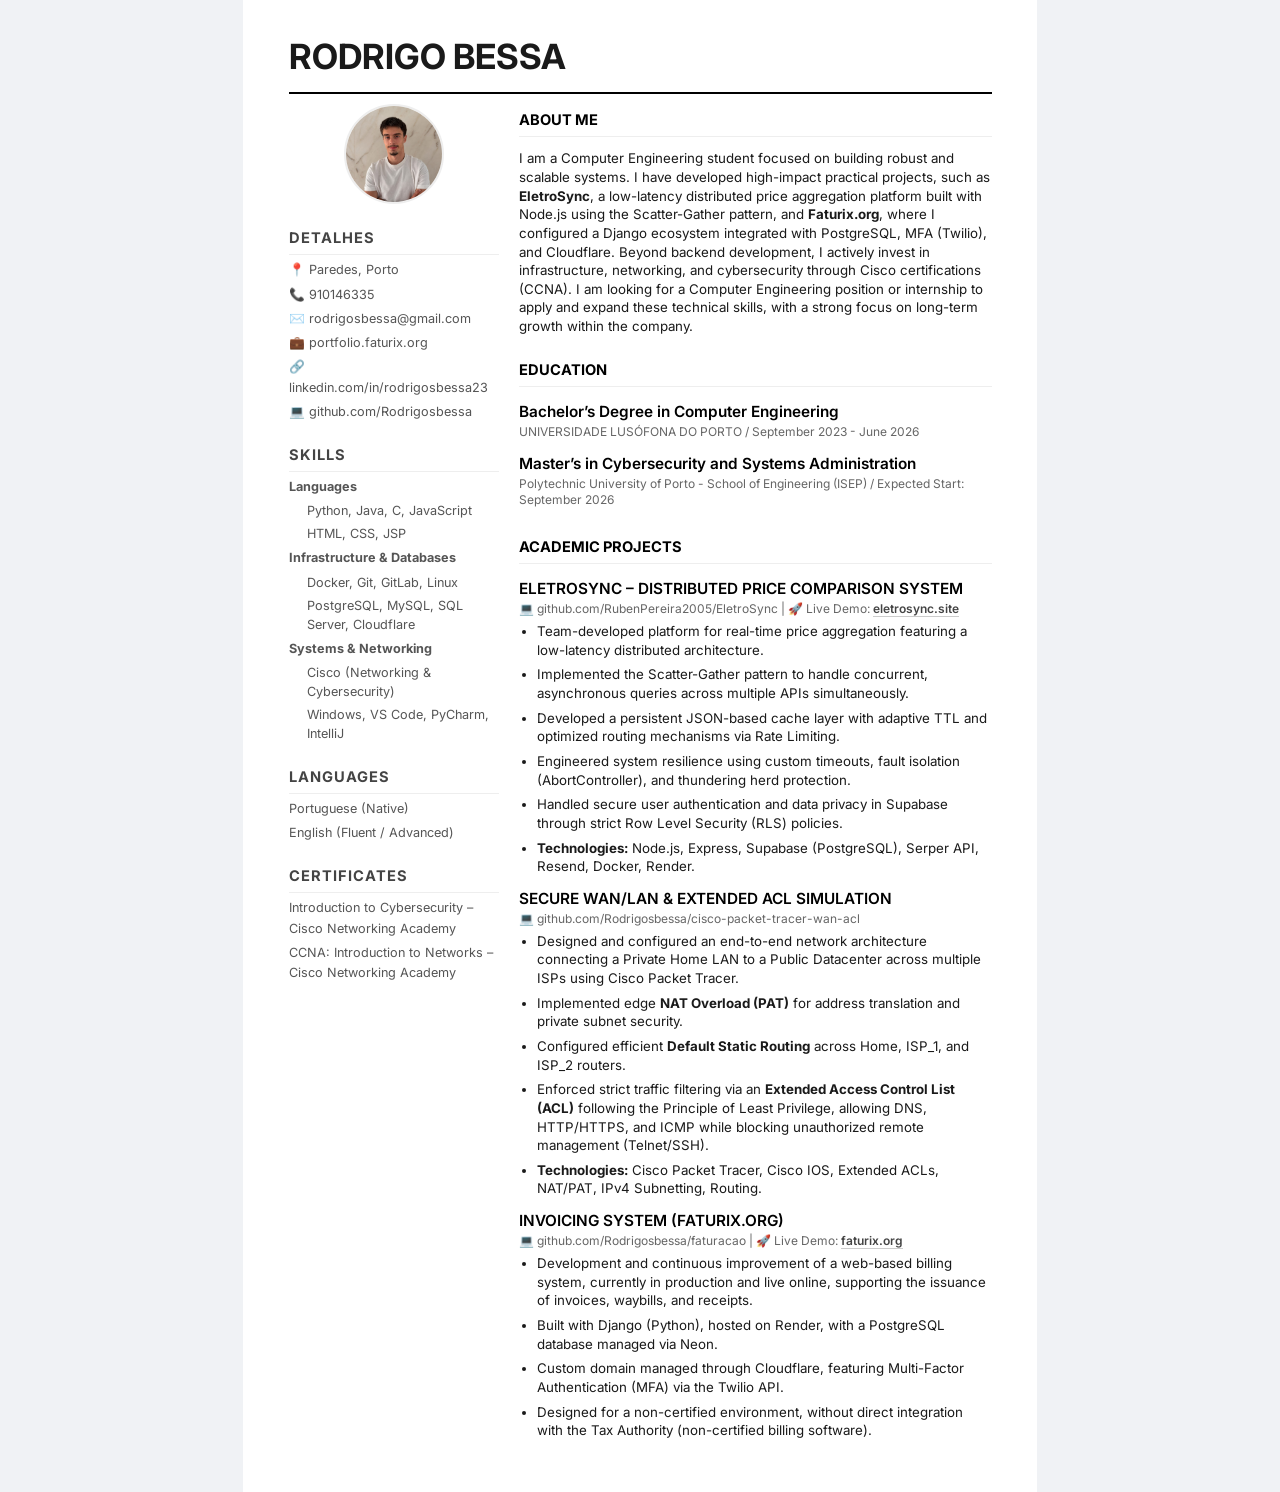
<file: index.html>
<!DOCTYPE html>
<html lang="en">
<head>
    <meta charset="UTF-8">
    <meta name="viewport" content="width=device-width, initial-scale=1.0">
    <title>Rodrigo Bessa - Resume</title>
    <link rel="stylesheet" href="style.css">
</head>
<body>
    <div class="container">
        <header>
            <h1>RODRIGO BESSA</h1>
        </header>

        <div class="content">
            <aside class="sidebar">
                <div class="profile-container">
                    <img src="foto.jpeg" alt="Rodrigo Bessa" class="profile-img">
                </div>
                <section>
                    <h3>DETALHES</h3>
                    <p>📍 Paredes, Porto</p>
                    <p>📞 910146335</p>
                    <p>✉️ <a href="mailto:rodrigosbessa@gmail.com" target="_blank">rodrigosbessa@gmail.com</a></p>
                    <p>💼 <a href="https://portfolio.faturix.org" target="_blank">portfolio.faturix.org</a></p>
                    <p>🔗 <a href="https://www.linkedin.com/in/rodrigosbessa23/" target="_blank">linkedin.com/in/rodrigosbessa23</a></p>
                    <p>💻 <a href="https://github.com/Rodrigosbessa" target="_blank">github.com/Rodrigosbessa</a></p>
                </section>

                <section>
                    <h3>SKILLS</h3>
                    
                    <p><strong>Languages</strong></p>
                    <ul>
                        <li>Python, Java, C, JavaScript</li>
                        <li>HTML, CSS, JSP</li>
                    </ul>

                    <p><strong>Infrastructure & Databases</strong></p>
                    <ul>
                        <li>Docker, Git, GitLab, Linux</li>
                        <li>PostgreSQL, MySQL, SQL Server, Cloudflare</li>
                    </ul>

                    <p><strong>Systems & Networking</strong></p>
                    <ul>
                        <li>Cisco (Networking & Cybersecurity)</li>
                        <li>Windows, VS Code, PyCharm, IntelliJ</li>
                    </ul>
                </section>
                <section>
                    <h3>LANGUAGES</h3>
                    <p>Portuguese (Native)</p>
                    <p>English (Fluent / Advanced)</p>
                </section>

                <section>
                    <h3>CERTIFICATES</h3>
                    <p>Introduction to Cybersecurity – Cisco Networking Academy</p>
                    <p>CCNA: Introduction to Networks – Cisco Networking Academy</p>
                </section>
            </aside>

            <main class="main-content">
                <section>
                    <h3>ABOUT ME</h3>
                    <p>
                        I am a Computer Engineering student focused on building robust and scalable systems. I have developed high-impact practical projects, such as <strong>EletroSync</strong>, a low-latency distributed price aggregation platform built with Node.js using the Scatter-Gather pattern, and <strong>Faturix.org</strong>, where I configured a Django ecosystem integrated with PostgreSQL, MFA (Twilio), and Cloudflare. Beyond backend development, I actively invest in infrastructure, networking, and cybersecurity through Cisco certifications (CCNA). I am looking for a Computer Engineering position or internship to apply and expand these technical skills, with a strong focus on long-term growth within the company.
                    </p>
                </section>

                <section>
                    <h3>EDUCATION</h3>
                    <div class="entry">
                        <span class="title">Bachelor’s Degree in Computer Engineering</span>
                        <p class="subtitle">UNIVERSIDADE LUSÓFONA DO PORTO / September 2023 - June 2026</p>
                    </div>
                    <div class="entry">
                        <span class="title">Master’s in Cybersecurity and Systems Administration</span>
                        <p class="subtitle">Polytechnic University of Porto - School of Engineering (ISEP) / Expected Start: September 2026</p>
                    </div>
                </section>

                <section>
                    <h3>ACADEMIC PROJECTS</h3>
                    
                    <div class="entry">
                        <span class="title">ELETROSYNC – DISTRIBUTED PRICE COMPARISON SYSTEM</span>
                        <p class="subtitle">💻 github.com/RubenPereira2005/EletroSync | 🚀 Live Demo: 
                            <a href="https://eletrosync.site" target="_blank">eletrosync.site</a>
                        </p>
                        <ul>
                            <li>Team-developed platform for real-time price aggregation featuring a low-latency distributed architecture.</li>
                            <li>Implemented the Scatter-Gather pattern to handle concurrent, asynchronous queries across multiple APIs simultaneously.</li>
                            <li>Developed a persistent JSON-based cache layer with adaptive TTL and optimized routing mechanisms via Rate Limiting.</li>
                            <li>Engineered system resilience using custom timeouts, fault isolation (AbortController), and thundering herd protection.</li>
                            <li>Handled secure user authentication and data privacy in Supabase through strict Row Level Security (RLS) policies.</li>
                            <li><strong>Technologies:</strong> Node.js, Express, Supabase (PostgreSQL), Serper API, Resend, Docker, Render.</li>
                        </ul>
                    </div>

                    <div class="entry">
                        <span class="title">SECURE WAN/LAN & EXTENDED ACL SIMULATION</span>
                        <p class="subtitle">💻 github.com/Rodrigosbessa/cisco-packet-tracer-wan-acl</p>
                        <ul>
                            <li>Designed and configured an end-to-end network architecture connecting a Private Home LAN to a Public Datacenter across multiple ISPs using Cisco Packet Tracer.</li>
                            <li>Implemented edge <strong>NAT Overload (PAT)</strong> for address translation and private subnet security.</li>
                            <li>Configured efficient <strong>Default Static Routing</strong> across Home, ISP_1, and ISP_2 routers.</li>
                            <li>Enforced strict traffic filtering via an <strong>Extended Access Control List (ACL)</strong> following the Principle of Least Privilege, allowing DNS, HTTP/HTTPS, and ICMP while blocking unauthorized remote management (Telnet/SSH).</li>
                            <li><strong>Technologies:</strong> Cisco Packet Tracer, Cisco IOS, Extended ACLs, NAT/PAT, IPv4 Subnetting, Routing.</li>
                        </ul>
                    </div>

                    <div class="entry">
                        <span class="title">INVOICING SYSTEM (FATURIX.ORG)</span>
                        <p class="subtitle">💻 github.com/Rodrigosbessa/faturacao | 🚀 Live Demo: 
                            <a href="https://faturix.org" target="_blank">faturix.org</a>
                        </p>
                        <ul>
                            <li>Development and continuous improvement of a web-based billing system, currently in production and live online, supporting the issuance of invoices, waybills, and receipts.</li>
                            <li>Built with Django (Python), hosted on Render, with a PostgreSQL database managed via Neon.</li>
                            <li>Custom domain managed through Cloudflare, featuring Multi-Factor Authentication (MFA) via the Twilio API.</li>
                            <li>Designed for a non-certified environment, without direct integration with the Tax Authority (non-certified billing software).</li>
                        </ul>
                    </div>
                </section>
            </main>
        </div>
    </div>
</body>
</html>
</file>
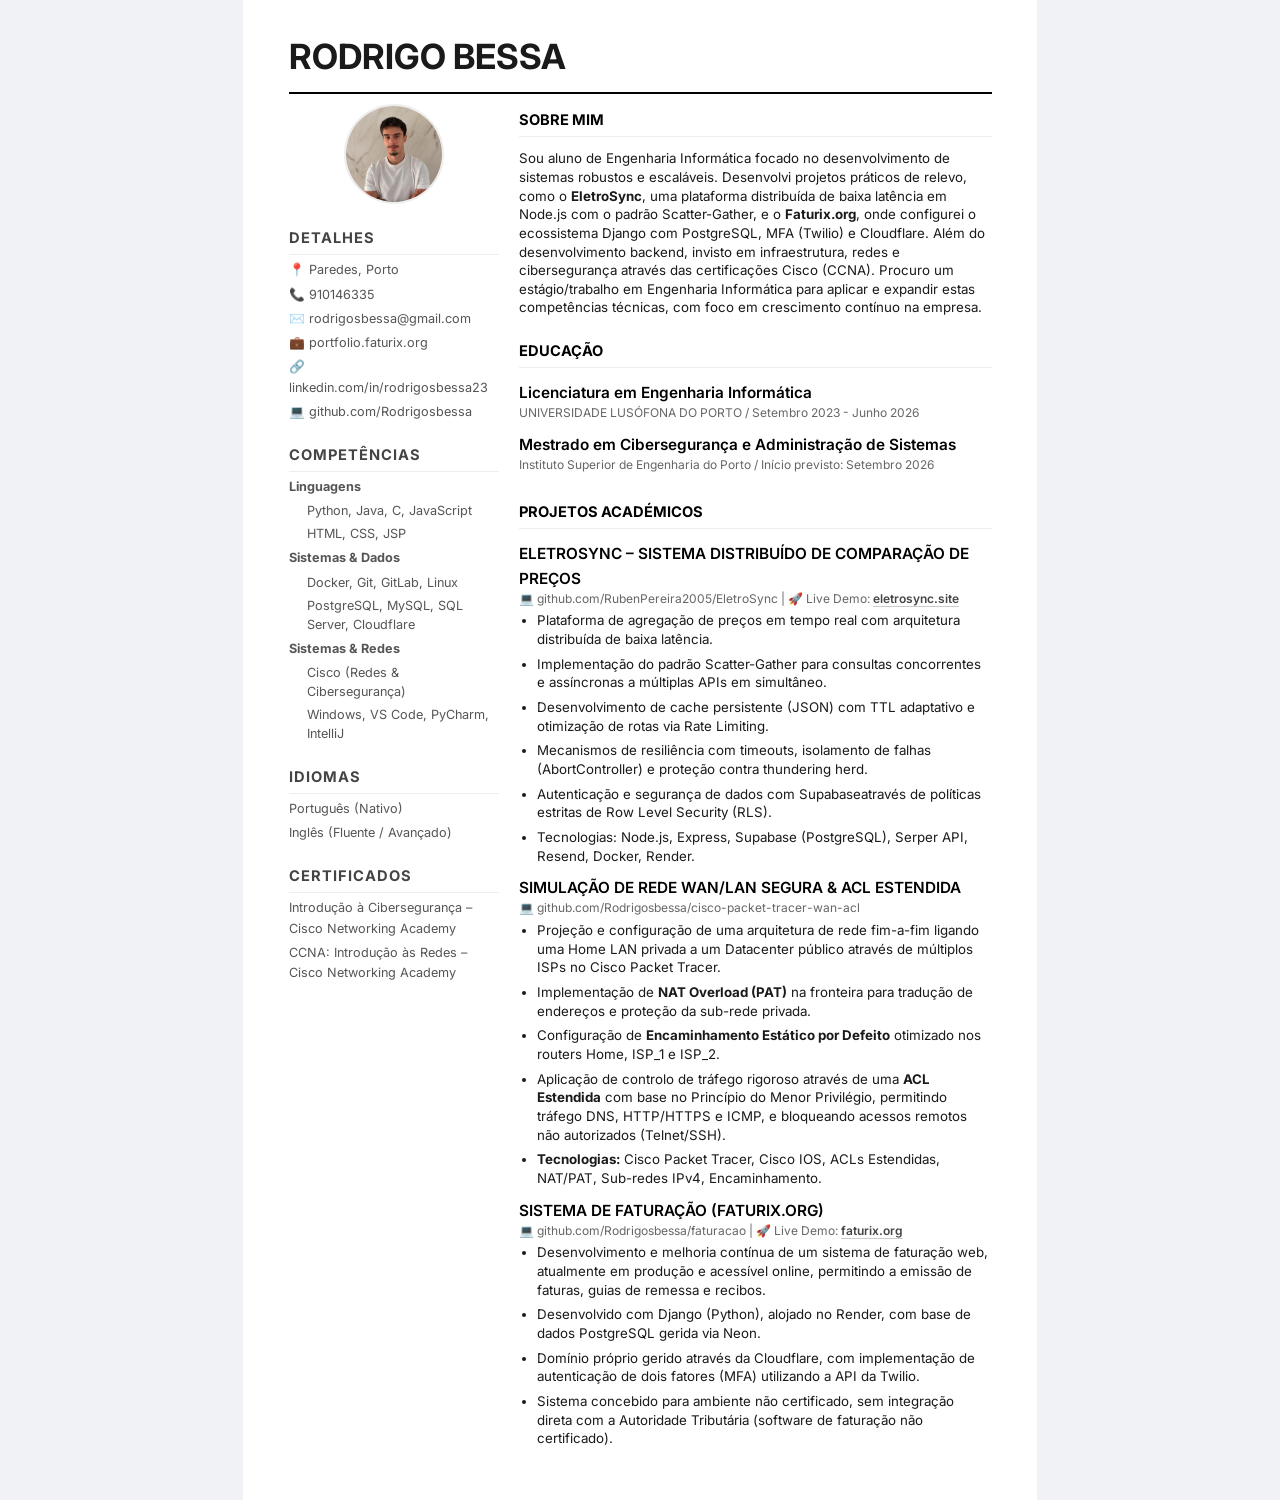
<file: pt.html>
<!DOCTYPE html>
<html lang="en">
<head>
    <meta charset="UTF-8">
    <meta name="viewport" content="width=device-width, initial-scale=1.0">
    <title>Rodrigo Bessa - Currículo</title>
    <link rel="stylesheet" href="style.css">
</head>
<body>
    <div class="container">
        <header>
            <h1>RODRIGO BESSA</h1>
        </header>

        <div class="content">
            <aside class="sidebar">
                <div class="profile-container">
                    <img src="foto.jpeg" alt="Rodrigo Bessa" class="profile-img">
                </div>
                <section>
                    <h3>DETALHES</h3>
                    <p>📍 Paredes, Porto</p>
                    <p>📞 910146335</p>
                    <p>✉️ <a href="mailto:rodrigosbessa@gmail.com" target="_blank">rodrigosbessa@gmail.com</a></p>
                    <p>💼 <a href="https://portfolio.faturix.org" target="_blank">portfolio.faturix.org</a></p>
                    <p>🔗 <a href="https://www.linkedin.com/in/rodrigosbessa23/" target="_blank">linkedin.com/in/rodrigosbessa23</a></p>
                    <p>💻 <a href="https://github.com/Rodrigosbessa" target="_blank">github.com/Rodrigosbessa</a></p>
                </section>

                <section>
                    <h3>COMPETÊNCIAS</h3>
                    
                    <p><strong>Linguagens</strong></p>
                    <ul>
                        <li>Python, Java, C, JavaScript</li>
                        <li>HTML, CSS, JSP</li>
                    </ul>

                    <p><strong>Sistemas & Dados</strong></p>
                    <ul>
                        <li>Docker, Git, GitLab, Linux</li>
                        <li>PostgreSQL, MySQL, SQL Server, Cloudflare</li>
                    </ul>

                    <p><strong>Sistemas & Redes</strong></p>
                    <ul>
                        <li>Cisco (Redes & Cibersegurança)</li>
                        <li>Windows, VS Code, PyCharm, IntelliJ</li>
                    </ul>
                </section>

                <section>
                    <h3>IDIOMAS</h3>
                    <p>Português (Nativo)</p>
                    <p>Inglês (Fluente / Avançado)</p>
                </section>

                <section>
                    <h3>CERTIFICADOS</h3>
                    <p>Introdução à Cibersegurança – Cisco Networking Academy</p>
                    <p>CCNA: Introdução às Redes – Cisco Networking Academy</p>
                </section>
            </aside>

            <main class="main-content">
                <section>
                    <h3>SOBRE MIM</h3>
                    <p>
                        Sou aluno de Engenharia Informática focado no desenvolvimento de sistemas robustos e escaláveis. Desenvolvi projetos práticos de relevo, como o <strong>EletroSync</strong>, uma plataforma distribuída de baixa latência em Node.js com o padrão Scatter-Gather, e o <strong>Faturix.org</strong>, onde configurei o ecossistema Django com PostgreSQL, MFA (Twilio) e Cloudflare. Além do desenvolvimento backend, invisto em infraestrutura, redes e cibersegurança através das certificações Cisco (CCNA). Procuro um estágio/trabalho em Engenharia Informática para aplicar e expandir estas competências técnicas, com foco em crescimento contínuo na empresa.
                    </p>
                </section>

                <section>
                    <h3>EDUCAÇÃO</h3>
                    <div class="entry">
                        <span class="title">Licenciatura em Engenharia Informática</span>
                        <p class="subtitle">UNIVERSIDADE LUSÓFONA DO PORTO / Setembro 2023 - Junho 2026</p>
                    </div>
                    <div class="entry">
                        <span class="title">Mestrado em Cibersegurança e Administração de Sistemas</span>
                        <p class="subtitle">Instituto Superior de Engenharia do Porto / Início previsto: Setembro 2026</p>
                    </div>
                </section>

                <section>
                    <h3>PROJETOS ACADÉMICOS</h3>
                    <div class="entry">
                        <span class="title">ELETROSYNC – SISTEMA DISTRIBUÍDO DE COMPARAÇÃO DE PREÇOS</span>
                        <p class="subtitle">💻 github.com/RubenPereira2005/EletroSync | 🚀 Live Demo: 
                            <a href="https://eletrosync.site" target="_blank">eletrosync.site</a>
                        </p>
                        <ul>
                            <li>Plataforma de agregação de preços em tempo real com arquitetura distribuída de baixa latência.</li>
                            <li>Implementação do padrão Scatter-Gather para consultas concorrentes e assíncronas a múltiplas APIs em simultâneo.</li>
                            <li>Desenvolvimento de cache persistente (JSON) com TTL adaptativo e otimização de rotas via Rate Limiting.</li>
                            <li>Mecanismos de resiliência com timeouts, isolamento de falhas (AbortController) e proteção contra thundering herd.</li>
                            <li>Autenticação e segurança de dados com Supabaseatravés de políticas estritas de Row Level Security (RLS).</li>
                            <li>Tecnologias: Node.js, Express, Supabase (PostgreSQL), Serper API, Resend, Docker, Render.</li>
                        </ul>
                    </div>
                    <div class="entry">
                        <span class="title">SIMULAÇÃO DE REDE WAN/LAN SEGURA & ACL ESTENDIDA</span>
                        <p class="subtitle">💻 github.com/Rodrigosbessa/cisco-packet-tracer-wan-acl</p>
                        <ul>
                            <li>Projeção e configuração de uma arquitetura de rede fim-a-fim ligando uma Home LAN privada a um Datacenter público através de múltiplos ISPs no Cisco Packet Tracer.</li>
                            <li>Implementação de <strong>NAT Overload (PAT)</strong> na fronteira para tradução de endereços e proteção da sub-rede privada.</li>
                            <li>Configuração de <strong>Encaminhamento Estático por Defeito</strong> otimizado nos routers Home, ISP_1 e ISP_2.</li>
                            <li>Aplicação de controlo de tráfego rigoroso através de uma <strong>ACL Estendida</strong> com base no Princípio do Menor Privilégio, permitindo tráfego DNS, HTTP/HTTPS e ICMP, e bloqueando acessos remotos não autorizados (Telnet/SSH).</li>
                            <li><strong>Tecnologias:</strong> Cisco Packet Tracer, Cisco IOS, ACLs Estendidas, NAT/PAT, Sub-redes IPv4, Encaminhamento.</li>
                        </ul>
                    </div>
                    <div class="entry">
                        <span class="title">SISTEMA DE FATURAÇÃO (FATURIX.ORG)</span>
                        <p class="subtitle">💻 github.com/Rodrigosbessa/faturacao | 🚀 Live Demo: 
                            <a href="https://faturix.org" target="_blank">faturix.org</a>
                        </p>
                        <ul>
                            <li>Desenvolvimento e melhoria contínua de um sistema de faturação web, atualmente em produção e acessível online, permitindo a emissão de faturas, guias de remessa e recibos.</li>
                            <li>Desenvolvido com Django (Python), alojado no Render, com base de dados PostgreSQL gerida via Neon.</li>
                            <li>Domínio próprio gerido através da Cloudflare, com implementação de autenticação de dois fatores (MFA) utilizando a API da Twilio.</li>
                            <li>Sistema concebido para ambiente não certificado, sem integração direta com a Autoridade Tributária (software de faturação não certificado).</li>
                        </ul>
                    </div>
                </section>
            </main>
        </div>
    </div>
</body>
</html>
</file>
<file: style.css>
@import url('https://fonts.googleapis.com/css2?family=Inter:wght=300;400;600;700&display=swap');

* {
    margin: 0;
    padding: 0;
    box-sizing: border-box;
}

body {
    font-family: 'Inter', -apple-system, sans-serif;
    background-color: #f0f2f5;
    color: #1a1a1a;
    line-height: 1.5;
}

.container {
    width: 210mm;
    background: #fff;
    margin: 0 auto;
    padding: 8mm 12mm;
    display: block;
}

header {
    border-bottom: 2px solid #000;
    margin-bottom: 10px;
    padding-bottom: 10px;
}

header h1 {
    font-size: 26pt;
    font-weight: 700;
}

.content {
    display: flex;
    gap: 20px;
    align-items: flex-start; 
    width: 100%;
}

.sidebar {
    flex: 0 0 30%;
    display: flex;
    flex-direction: column;
    justify-content: flex-start;
}

.sidebar h3 {
    font-size: 11pt;
    font-weight: 700;
    text-transform: uppercase;
    letter-spacing: 1px;
    margin-top: 8px; 
    margin-bottom: 5px;
    color: #444;
}

.sidebar p, .sidebar li {
    font-size: 9.5pt;
    margin-bottom: 4px;
    list-style: none;
    color: #555;
}

.sidebar p {
    line-height: 1.6;
}

.main-content {
    flex: 1;
    display: flex;
    flex-direction: column;
    justify-content: flex-start; 
}

.main-content section {
    margin-bottom: 12px;
}

h3 {
    font-size: 11pt;
    font-weight: 700;
    border-bottom: 1.5px solid #eee;
    padding-bottom: 5px;
    margin-bottom: 12px;
    margin-top: 5px;     
    text-transform: uppercase;
    color: #000;
}

.main-content p, .main-content li {
    font-size: 10pt;
    margin-bottom: 6px; 
    line-height: 1.4;
}

.entry {
    margin-bottom: 10px;
    page-break-inside: auto;
    break-inside: auto;
}

.entry .title {
    font-weight: 600;
    font-size: 11.5pt;
    color: #000;
}

.entry .subtitle {
    color: #666;
    font-size: 9pt;
    font-weight: 400;
    margin-bottom: 4px;
    display: block;
}

ul {
    margin-bottom: 5px;
    padding-left: 18px;
}

.entry .subtitle a {
    color: #444;
    font-weight: 600;
    text-decoration: none;
    border-bottom: 1px solid #ccc; 
}

.entry .subtitle a:hover {
    color: #000;
    border-bottom: 1px solid #000;
}

.profile-container {
    display: flex;
    justify-content: center;
    align-items: center;
    margin-bottom: 15px;
    width: 100%;
}

.profile-img {
    width: 100px;         
    height: 100px;
    border-radius: 50%;  
    object-fit: cover;     
    border: 2px solid #eee; 
}

.sidebar section {
    margin-bottom: 10px; 
}

@page {
    size: A4;
    margin: 8mm 10mm; 
}

@media print {
    body { 
        background: white; 
        padding: 0; 
        margin: 0; 
        line-height: 1.3; 
    }
    .container { 
        box-shadow: none; 
        margin: 0; 
        width: 100%; 
        height: auto; 
        padding: 0; 
    }
    header {
        margin-bottom: 4px;
        padding-bottom: 2px;
    }
    header h1 {
        font-size: 24pt;
    }
    .main-content section {
        margin-bottom: 6px; 
    }
    h3 {
        margin-bottom: 8px;
        margin-top: 2px;
    }
    .entry {
        margin-bottom: 5px;
    }
    .entry .title {
        font-size: 11pt; 
    }
    .main-content p, .main-content li {
        font-size: 9.5pt; 
        margin-bottom: 2px; 
    }
    .profile-container {
        margin-bottom: 4px;
    }
    .profile-img {
        width: 85px;
        height: 85px;
    }
}

a { color: inherit; text-decoration: none; }
</file>
